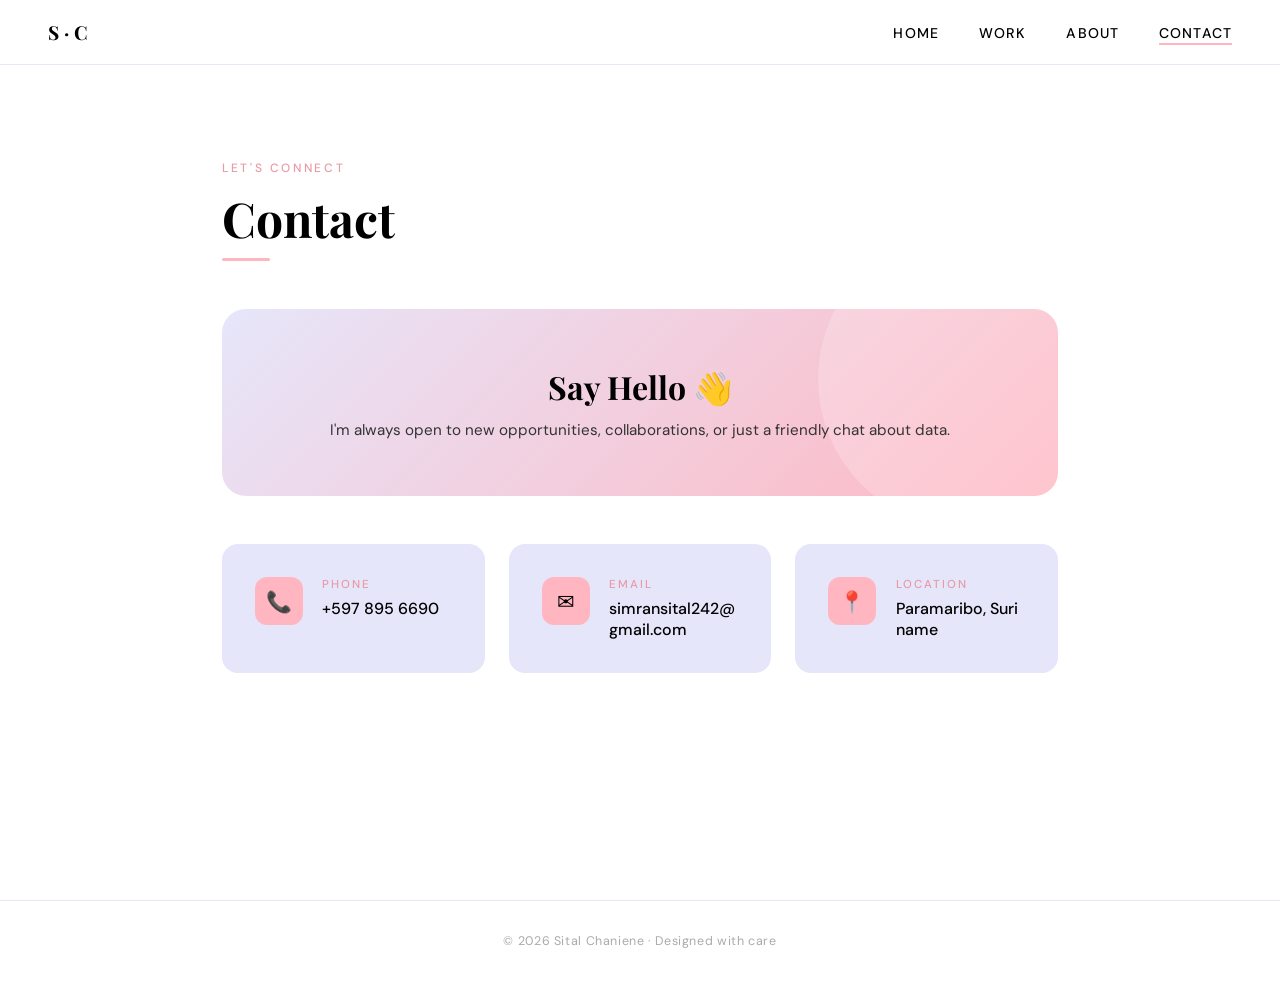
<file: contact.html>
<!DOCTYPE html>
<html lang="en">
<head>
  <meta charset="UTF-8" />
  <meta name="viewport" content="width=device-width, initial-scale=1.0"/>
  <title>Contact — Sital Chaniene</title>
  <link rel="stylesheet" href="css/main.css"/>
  <link rel="stylesheet" href="css/contact.css"/>
</head>
<body>

  <!-- ─── Navigation ─── -->
  <nav>
    <a class="nav-logo" href="index.html">S · C</a>
    <ul class="nav-links">
      <li><a href="index.html"   data-page="home">Home</a></li>
      <li><a href="work.html"    data-page="work">Work</a></li>
      <li><a href="about.html"   data-page="about">About</a></li>
      <li><a href="contact.html" data-page="contact">Contact</a></li>
    </ul>
  </nav>

  <!-- ─── Main content ─── -->
  <main class="page-wrapper contact-page">
    <div class="section-wrap">

      <!-- Section heading -->
      <p class="section-label">Let's Connect</p>
      <h1 class="section-title">Contact</h1>
      <div class="section-rule"></div>

      <!-- ── Hero banner ── -->
      <div class="contact-hero">
        <h2>Say Hello &#x1F44B;</h2>
        <p>
          I'm always open to new opportunities, collaborations,
          or just a friendly chat about data.
        </p>
      </div>

      <!-- ── Contact cards ── -->
      <div class="contact-cards">

        <div class="contact-card">
          <div class="contact-icon">&#128222;</div>
          <div>
            <div class="contact-type">Phone</div>
            <div class="contact-value">+597 895 6690</div>
          </div>
        </div>

        <div class="contact-card">
          <div class="contact-icon">&#9993;</div>
          <div>
            <div class="contact-type">Email</div>
            <div class="contact-value">simransital242@gmail.com</div>
          </div>
        </div>

        <div class="contact-card">
          <div class="contact-icon">&#128205;</div>
          <div>
            <div class="contact-type">Location</div>
            <div class="contact-value">Paramaribo, Suriname</div>
          </div>
        </div>

      </div><!-- /contact-cards -->

    </div><!-- /section-wrap -->
  </main>

  <!-- ─── Footer ─── -->
  <footer>
    &copy; 2026 Sital Chaniene &middot; Designed with care
  </footer>

  <script src="js/main.js"></script>
  <script src="js/contact.js"></script>
</body>
</html>
</file>
<file: css/main.css>
/* ============================================================
   main.css  —  Shared styles for Sital Chaniene Portfolio
   Loaded by every page.
   ============================================================ */

/* ─── Google Fonts ─── */
@import url('https://fonts.googleapis.com/css2?family=Playfair+Display:ital,wght@0,400;0,700;1,400&family=DM+Sans:wght@300;400;500&display=swap');

/* ─── Custom Properties ─── */
:root {
  --lavender:      #e6e6fa;
  --white:         #ffffff;
  --pink:          #ffb6c1;
  --black:         #000000;
  --pink-dark:     #e89aa6;
  --lavender-dark: #c8c8f0;
  --grey-text:     #555;
  --grey-mid:      #444;
  --grey-light:    #aaa;
}

/* ─── Reset ─── */
*, *::before, *::after {
  margin: 0;
  padding: 0;
  box-sizing: border-box;
}

html { scroll-behavior: smooth; }

body {
  font-family: 'DM Sans', sans-serif;
  background: var(--white);
  color: var(--black);
  min-height: 100vh;
  overflow-x: hidden;
}

/* ─── Navigation ─── */
nav {
  position: fixed;
  top: 0; left: 0; right: 0;
  z-index: 100;
  display: flex;
  justify-content: space-between;
  align-items: center;
  padding: 1.2rem 3rem;
  background: rgba(255, 255, 255, 0.88);
  backdrop-filter: blur(12px);
  border-bottom: 1px solid var(--lavender);
}

.nav-logo {
  font-family: 'Playfair Display', serif;
  font-size: 1.2rem;
  font-weight: 700;
  color: var(--black);
  letter-spacing: 0.02em;
  text-decoration: none;
}

.nav-links {
  display: flex;
  gap: 2.5rem;
  list-style: none;
}

.nav-links a {
  text-decoration: none;
  color: var(--black);
  font-size: 0.88rem;
  font-weight: 500;
  letter-spacing: 0.08em;
  text-transform: uppercase;
  position: relative;
  transition: color 0.2s;
}

.nav-links a::after {
  content: '';
  position: absolute;
  bottom: -3px; left: 0; right: 0;
  height: 2px;
  background: var(--pink);
  transform: scaleX(0);
  transition: transform 0.25s ease;
}

.nav-links a:hover::after,
.nav-links a.active::after { transform: scaleX(1); }
.nav-links a:hover          { color: var(--pink-dark); }

/* ─── Page wrapper ─── */
.page-wrapper {
  min-height: 100vh;
  padding-top: 80px;
  animation: fadeIn 0.5s ease;
}

@keyframes fadeIn {
  from { opacity: 0; transform: translateY(16px); }
  to   { opacity: 1; transform: translateY(0); }
}

/* ─── Section helpers ─── */
.section-wrap {
  max-width: 900px;
  margin: 0 auto;
  padding: 5rem 2rem;
}

.section-label {
  font-size: 0.75rem;
  letter-spacing: 0.22em;
  text-transform: uppercase;
  color: var(--pink-dark);
  font-weight: 500;
  margin-bottom: 0.6rem;
}

.section-title {
  font-family: 'Playfair Display', serif;
  font-size: clamp(2rem, 4vw, 3rem);
  font-weight: 700;
  color: var(--black);
  margin-bottom: 0.5rem;
}

.section-rule {
  width: 48px;
  height: 3px;
  background: var(--pink);
  border-radius: 2px;
  margin-bottom: 3rem;
}

/* ─── Buttons ─── */
.btn {
  display: inline-block;
  padding: 0.8rem 2rem;
  border-radius: 50px;
  font-size: 0.85rem;
  font-weight: 500;
  letter-spacing: 0.06em;
  text-transform: uppercase;
  cursor: pointer;
  border: none;
  transition: all 0.25s ease;
  text-decoration: none;
  font-family: 'DM Sans', sans-serif;
}

.btn-primary {
  background: var(--black);
  color: var(--white);
}

.btn-primary:hover {
  background: #222;
  transform: translateY(-2px);
  box-shadow: 0 8px 24px rgba(0, 0, 0, 0.15);
}

.btn-outline {
  background: transparent;
  color: var(--black);
  border: 1.5px solid var(--black);
}

.btn-outline:hover {
  background: var(--pink);
  border-color: var(--pink);
  transform: translateY(-2px);
}

.btn-group {
  display: flex;
  gap: 1rem;
  justify-content: center;
  flex-wrap: wrap;
}

/* ─── Footer ─── */
footer {
  text-align: center;
  padding: 2rem;
  font-size: 0.78rem;
  color: var(--grey-light);
  letter-spacing: 0.05em;
  border-top: 1px solid var(--lavender);
}

/* ─── Responsive nav ─── */
@media (max-width: 640px) {
  nav          { padding: 1rem 1.5rem; }
  .nav-links   { gap: 1.2rem; }
}
</file>
<file: css/contact.css>
/* ============================================================
   contact.css  —  Styles for contact.html
   ============================================================ */

/* ─── Page background ─── */
.contact-page {
  background: var(--white);
}

/* ─── Contact hero banner ─── */
.contact-hero {
  background: linear-gradient(135deg, var(--lavender), var(--pink));
  border-radius: 24px;
  padding: 3.5rem;
  text-align: center;
  margin-bottom: 3rem;
  position: relative;
  overflow: hidden;
}

.contact-hero::before {
  content: '';
  position: absolute;
  width: 300px; height: 300px;
  border-radius: 50%;
  background: rgba(255, 255, 255, 0.2);
  top: -80px; right: -60px;
  pointer-events: none;
}

.contact-hero h2 {
  font-family: 'Playfair Display', serif;
  font-size: 2rem;
  font-weight: 700;
  margin-bottom: 0.8rem;
  position: relative;
  z-index: 1;
}

.contact-hero p {
  font-size: 0.95rem;
  color: #333;
  position: relative;
  z-index: 1;
}

/* ─── Contact cards grid ─── */
.contact-cards {
  display: grid;
  grid-template-columns: repeat(auto-fit, minmax(260px, 1fr));
  gap: 1.5rem;
}

.contact-card {
  background: var(--lavender);
  border-radius: 16px;
  padding: 2rem;
  display: flex;
  align-items: flex-start;
  gap: 1.2rem;
  transition: all 0.25s ease;
  border: 1.5px solid transparent;
}

.contact-card:hover {
  border-color: var(--pink);
  transform: translateY(-4px);
  box-shadow: 0 14px 32px rgba(255, 182, 193, 0.2);
}

/* ─── Contact icon box ─── */
.contact-icon {
  width: 48px;
  height: 48px;
  border-radius: 12px;
  background: var(--pink);
  display: flex;
  align-items: center;
  justify-content: center;
  font-size: 1.3rem;
  flex-shrink: 0;
}

.contact-type {
  font-size: 0.72rem;
  letter-spacing: 0.18em;
  text-transform: uppercase;
  color: var(--pink-dark);
  font-weight: 500;
  margin-bottom: 0.35rem;
}

.contact-value {
  font-size: 1rem;
  font-weight: 500;
  color: var(--black);
  word-break: break-all;
}

/* ─── Optional contact form ─── */
.contact-form {
  margin-top: 3rem;
  background: var(--lavender);
  border-radius: 20px;
  padding: 2.5rem;
}

.contact-form h3 {
  font-family: 'Playfair Display', serif;
  font-size: 1.4rem;
  font-weight: 700;
  margin-bottom: 1.5rem;
}

.form-group {
  margin-bottom: 1.2rem;
}

.form-group label {
  display: block;
  font-size: 0.8rem;
  letter-spacing: 0.1em;
  text-transform: uppercase;
  font-weight: 500;
  color: var(--pink-dark);
  margin-bottom: 0.4rem;
}

.form-group input,
.form-group textarea {
  width: 100%;
  padding: 0.85rem 1rem;
  border: 1.5px solid var(--lavender-dark);
  border-radius: 10px;
  font-family: 'DM Sans', sans-serif;
  font-size: 0.95rem;
  background: var(--white);
  color: var(--black);
  transition: border-color 0.2s;
  outline: none;
}

.form-group input:focus,
.form-group textarea:focus {
  border-color: var(--pink);
}

.form-group textarea {
  resize: vertical;
  min-height: 130px;
}
</file>
